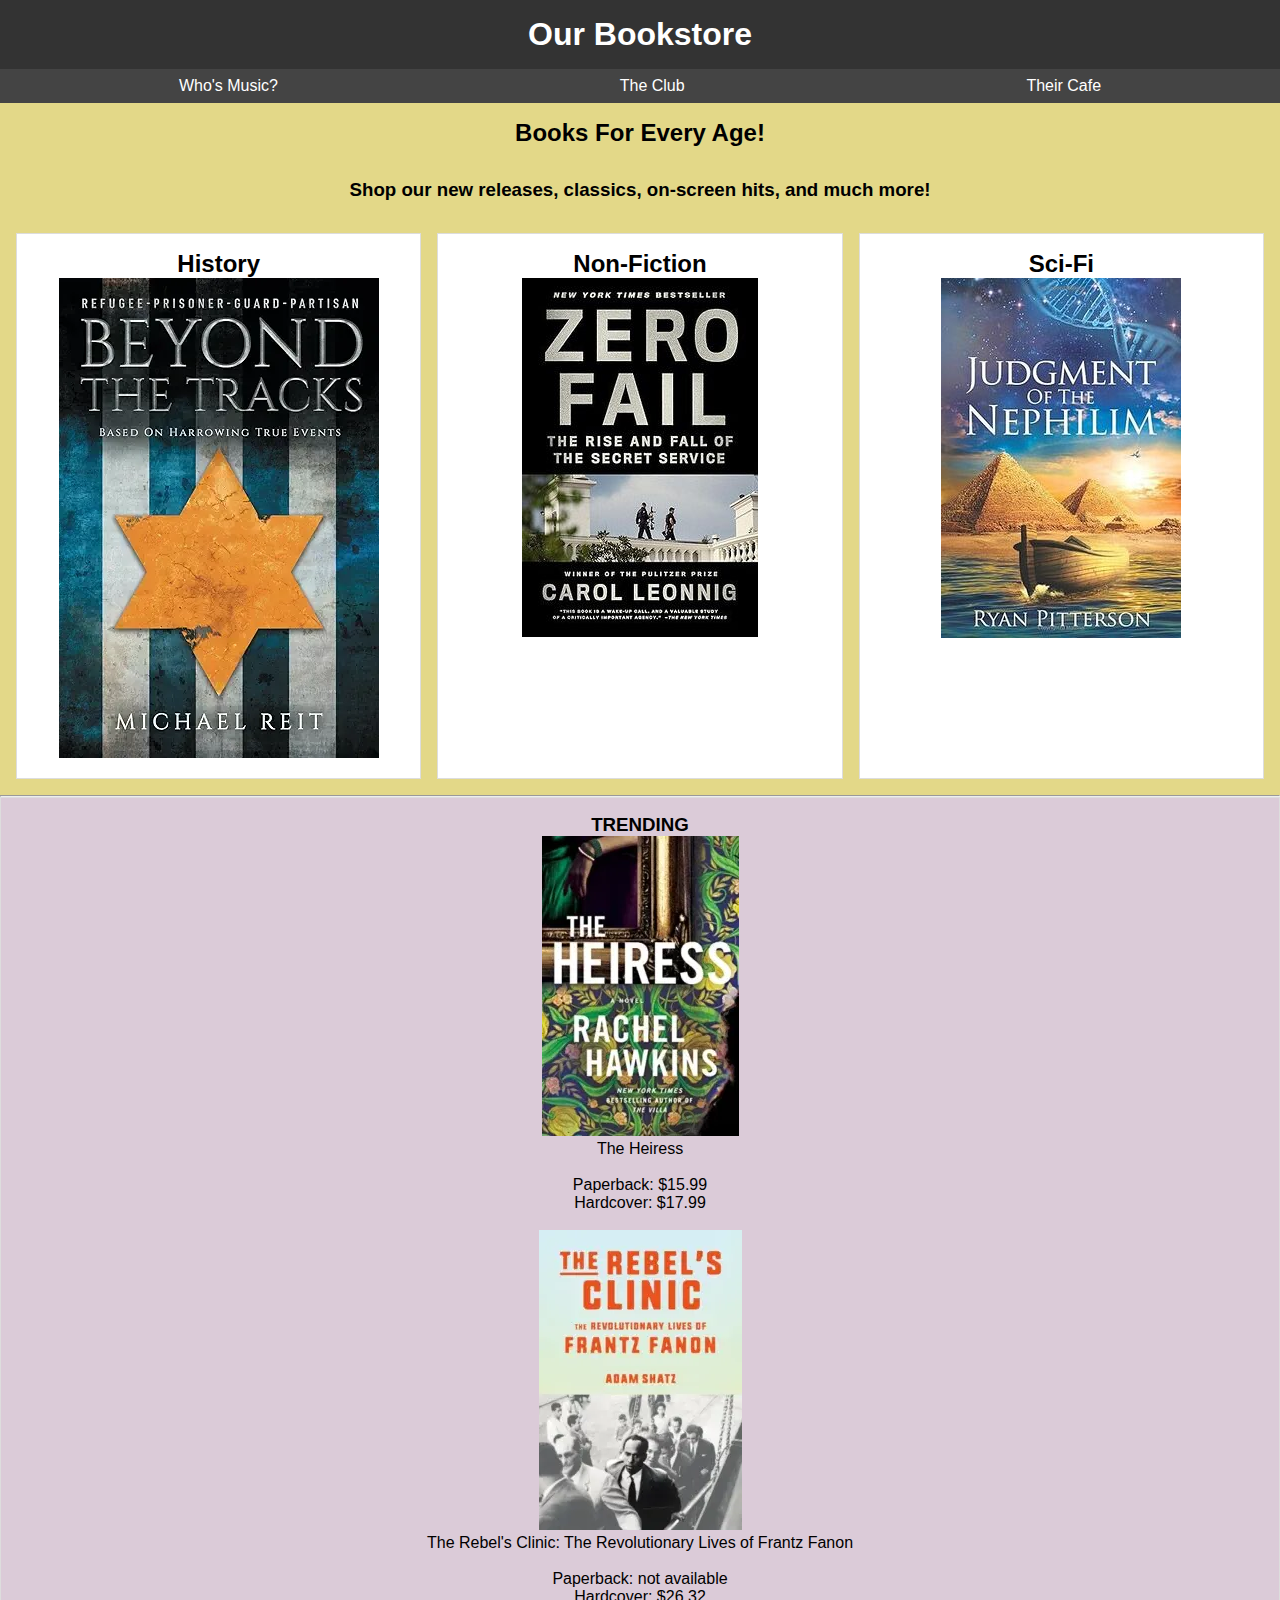
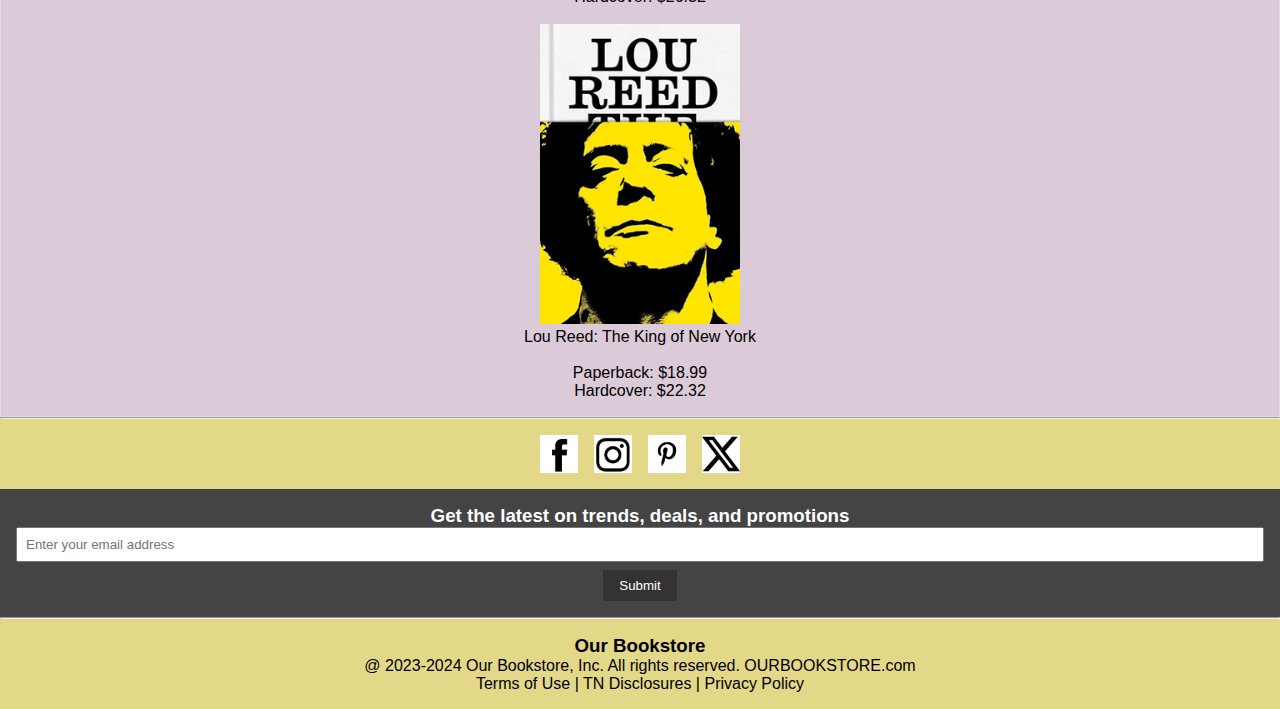
<file: index.html>
<!DOCTYPE html>
<html lang="en">
<head>
    <meta charset="UTF-8">
    <meta name="viewport" content="width=device-width, initial-scale=1.0">
    <title>Home</title>
    <link rel="stylesheet" href="styles.css">
</head>
<body>
    <header class="header"><h1>Our Bookstore</h1></header>
    <nav class="nav-bar">
        <a class="nav-link" href="/music.html">Who's Music?</a>
        <a class="nav-link" href="/club.html">The Club</a>
        <a class="nav-link" href="/menu.html">Their Cafe</a>
    </nav>
    <h2 class="h2">Books For Every Age!</h2>
    <h3 class="h3">Shop our new releases, classics, on-screen hits, and much more!</h3>
    <main class="container">
      <div class="box">
        <h2>History</h2>
        <img src="Books\historybook_480.png" alt="history book" id="history">
      </div>
      <div class="box">
        <h2>Non-Fiction</h2>
        <img src="Books\non-fiction_book_360.jpg" alt="non-fiction book" id="non-fiction">
      </div>
      <div class="box">
        <h2>Sci-Fi</h2>
        <img src="Books\scifi_book_360.jpg" alt="sci-fi book" id="sci-fi">
      </div>
    </main>
    <hr>
    <aside class="sidebar"><h3>TRENDING</h3>
        <img src="Books\the_heiress_360.png" alt="book" id="book1">
        <p>The Heiress</p><br>
        <p>Paperback: $15.99</p>
        <p>Hardcover: $17.99</p><br>
        <img src="Books\book2_360.png" alt="book" id="book2">
        <p>The Rebel's Clinic: The Revolutionary Lives of Frantz Fanon</p><br>
        <p>Paperback: not available</p>
        <p>Hardcover: $26.32</p><br>
        <img src="Books\book3_360.png" alt="book" id="book3"><br>
        <p>Lou Reed: The King of New York</p><br>
        <p>Paperback: $18.99</p>
        <p>Hardcover: $22.32</p>
    </aside>
    <hr>
    <section class="icons">
        <img src="Icons\fb_icon_360.png" alt="facebook icon" id="fb">
        <img src="Icons\instagram_icon_360.png" alt="instagram icon" id="instagram">
        <img src="/Icons/pinterest_icon_360.png" alt="pinterest icon" id="pinterest">
        <img src="/Icons/twitter_icon_360.png" alt="twitter icon" id="twitter">
    </section>
    <section class="header1"><h3>Get the latest on trends, deals, and promotions</h3>
        <input type="email" name="email" id="email" placeholder="Enter your email address">
        <input type="submit" name="submit" id="submit">
    </section>
    <hr>
    <footer class="footer"><h3>Our Bookstore</h3>
        <p>@ 2023-2024 Our Bookstore, Inc. All rights reserved. OURBOOKSTORE.com</p>
       <p> Terms of Use | TN Disclosures | Privacy Policy </p>
    </footer>
</body>
</html>
</file>
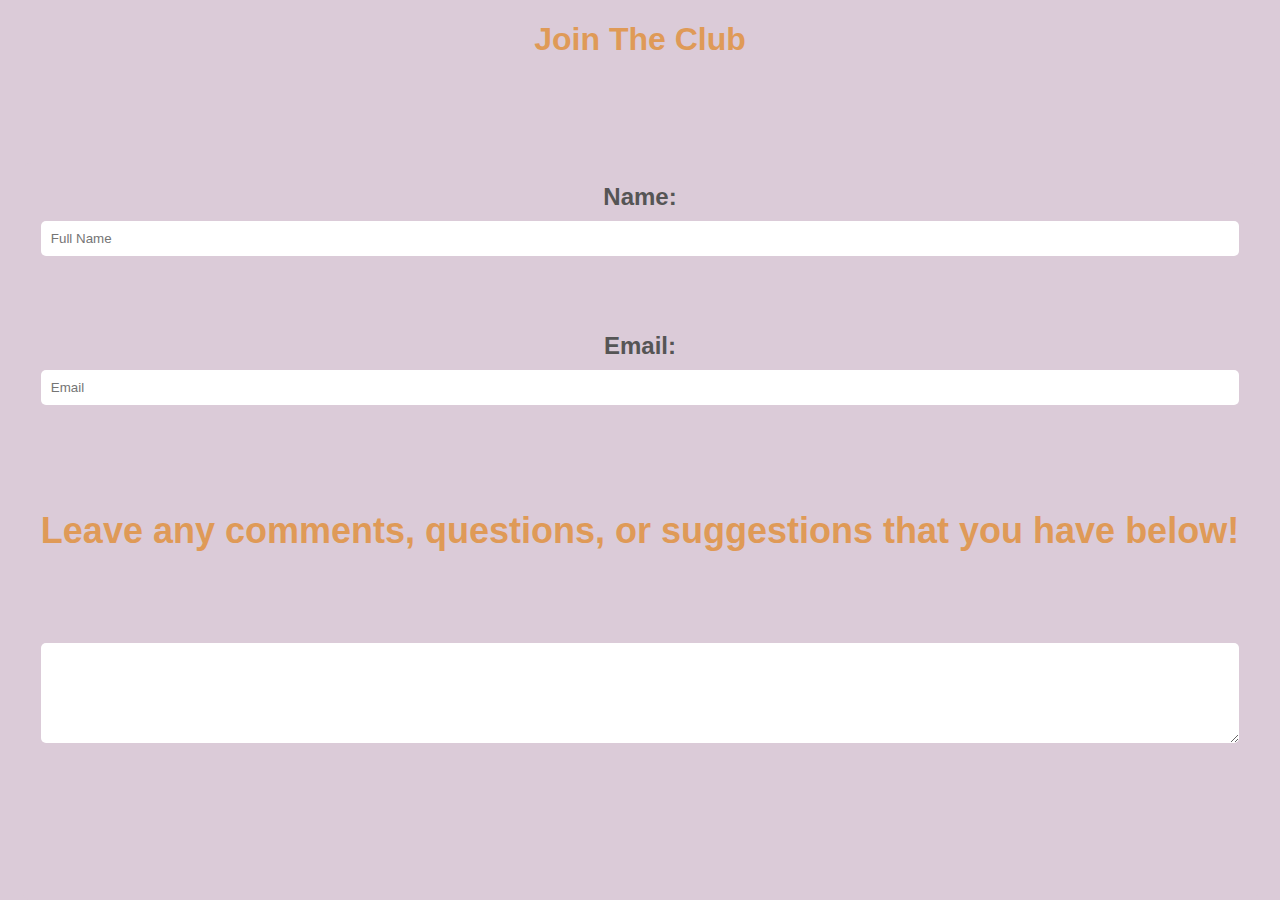
<file: club.html>
<!DOCTYPE html>
<html lang="en">
<head>
    <meta charset="UTF-8">
    <meta name="viewport" content="width=device-width, initial-scale=1.0">
    <title>The Club</title>
    <link rel="stylesheet" href="club.css">
</head>
<body>
    <h1 id="title">Join The Club</h1>
    <form id="member-form">
      <label for="name-label" id="name-label">Name:</label>
      <input type="text" id="name" name="name" placeholder="Full Name"required><br><br>
      <label for="email-label" id="email-label">Email:</label>
      <input type="email" id="email" name="email" placeholder="Email"required><br><br>
      <section class="textbox">
        <h2>Leave any comments, questions, or suggestions that you have below!</h2>
           <label for="comments"></label><br><br>
           <textarea id="comments" name="comments"></textarea><br><br>
      </section>
</body>
</html>
</file>
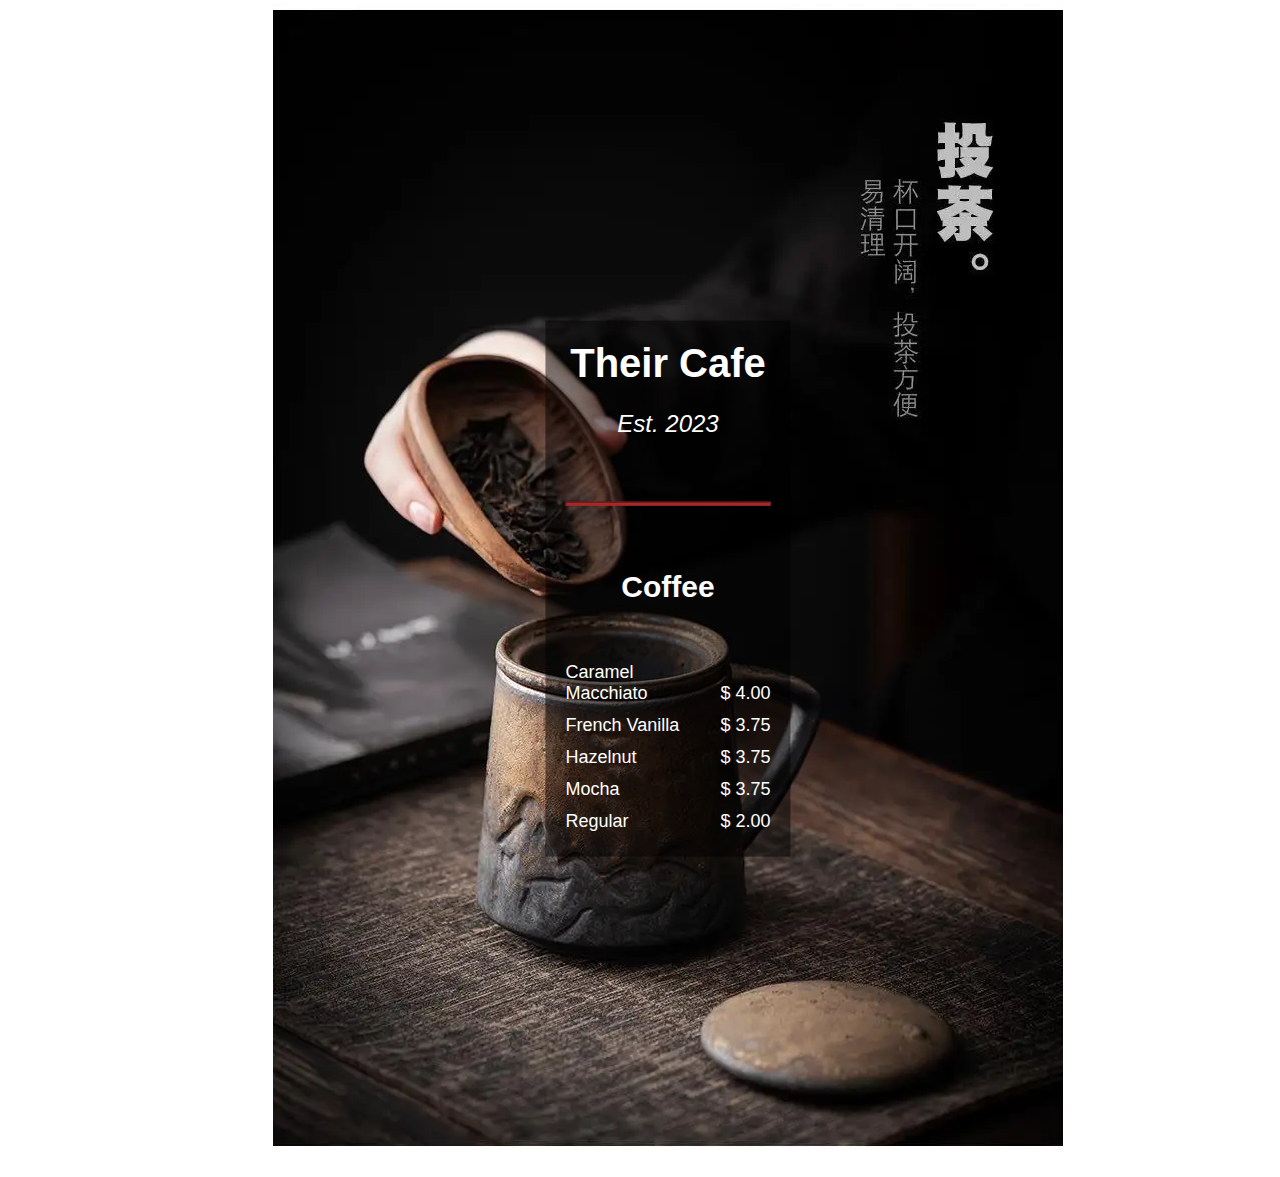
<file: menu.html>
<!DOCTYPE html>
<html lang="en">
<head>
    <meta charset="UTF-8">
    <meta name="viewport" content="width=device-width, initial-scale=1.0">
    <title>Menu</title>
    <link rel="stylesheet" href="menu.css">
</head>
<body>
    <img src="images\metal.webp" alt="hand pouring something into coffee cup">
    <div class="menu">
      <main>
        <h1>Their Cafe</h1>
        <p class="established">Est. 2023</p><br>
        <hr><br>
        <section>
          <h2>Coffee</h2><br>
          <article class="item">
            <p class="flavor">Caramel Macchiato</p><p class="price">$ 4.00 </p>
          </article>
          <article class="item">
            <p class="flavor">French Vanilla</p><p class="price">$ 3.75</p>
          </article>
          <article class="item">
            <p class="flavor">Hazelnut</p><p class="price">$ 3.75</p>
          </article>
          <article class="item">
            <p class="flavor">Mocha</p><p class="price">$ 3.75</p>
          </article>
          <article class="item">
            <p class="flavor">Regular</p><p class="price">$ 2.00</p>
          </article>
        </section>
      </div>
  
  
  
</body>
</html>
</file>
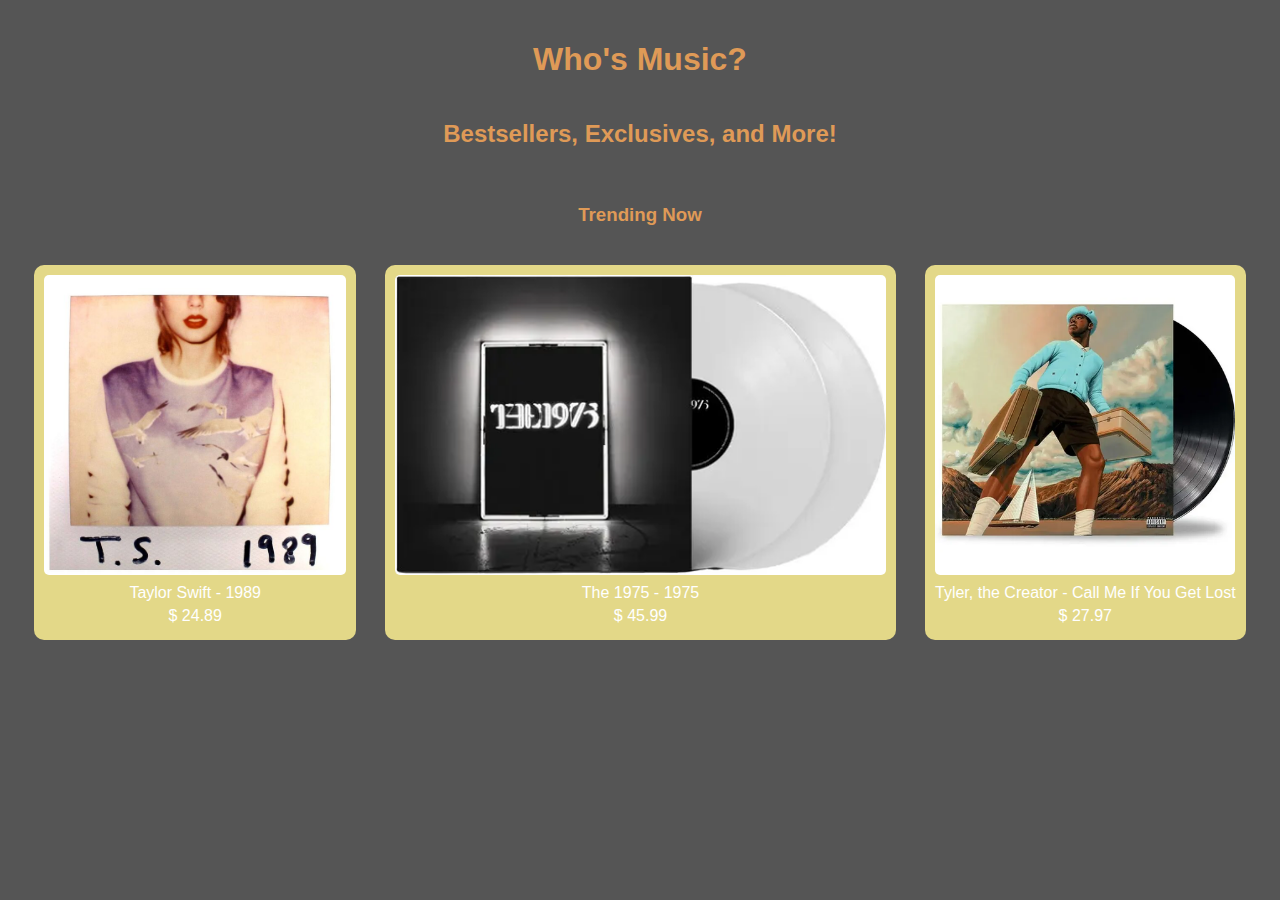
<file: music.html>
<!DOCTYPE html>
<html lang="en">
<head>
    <meta charset="UTF-8">
    <meta name="viewport" content="width=device-width, initial-scale=1.0">
    <title>Music</title>
    <link rel="stylesheet" href="music.css">
</head>
<body>
    <main class="music">
        <h1>Who's Music?</h1>
        <h2>Bestsellers, Exclusives, and More!</h2>
        <br>
        <h3>Trending Now</h3>
        <div class="vinyl-container">
          <div class="vinyl item">
            <img src="vinyl\1989_720.jpg" alt="taylor swift 1989 vinyl record" id="taylor">
            <p>Taylor Swift - 1989</p>
            <p>$ 24.89</p>
          </div>
          <div class="vinyl item">
            <img src="vinyl\1975_480.png" alt="the 1975's, 1975 vinyl record" id="nineteen">
            <p>The 1975 - 1975</p>
            <p>$ 45.99</p>
          </div>
          <div class="vinyl item">
            <img src="vinyl\call_me_480.png" alt="call me if you get lost vinyl record" id="call">
            <p>Tyler, the Creator - Call Me If You Get Lost</p>
            <p>$ 27.97</p>
        </div>
      </div>
    
    
    
    
    
    
    
</body>
</html>
</file>
<file: styles.css>
* {
    margin: 0;
    padding: 0;
    box-sizing: border-box;
}
body {
    font-family: Arial, sans-serif;
    background-color: #E3D888;
}
.header {
    background-color: #333;
    color: #fff;
    text-align: center;
    padding: 1rem;
}
.nav-bar {
    display: flex;
    justify-content: space-around;
    background-color: #444;
    padding: 0.5rem;
}
.nav-link {
    color: #fff;
    text-decoration: none;
}
.container {
    display: grid;
    grid-template-columns: repeat(auto-fit, minmax(200px, 1fr));
    gap: 1rem;
    padding: 1rem;
}
.box {
    background-color: #fff;
    padding: 1rem;
    border: 1px solid #ddd;
    text-align: center;
    grid-row: auto;
}
.sidebar {
    background-color: #DBCBD8;
    padding: 1rem;
    border: 1px solid #ddd;
    text-align: center;
}
.footer {
    background-color: #E3D888;
    color: black;
    text-align: center;
    padding: 1rem;
}
@media screen and (max-width: 768px) {
    .container {
        grid-template-columns: 1fr;
    }
    .sidebar {
        order: 2;
    }
}
.h2, .h3 {
    display: flex;
    justify-content: center;
    padding: 1rem;
}
.icons {
    display: flex;
    justify-content: center;
    gap: 1rem;
    padding: 1rem;
    height: 70px;
}
.header1 {
    background-color: #444;
    color: #fff;
    text-align: center;
    padding: 1rem;
}
#book3 {
    height: 300px;
}
#email {
    width: 100%;
    padding: 0.5rem;
    margin-bottom: 0.5rem;
}
#submit {
    background-color: #333;
    color: #fff;
    border: none;
    padding: 0.5rem 1rem;
    cursor: pointer;
    transition: background-color 0.3s; /* Add transition effect */
}
#submit:hover {
    background-color: #555;
}
.nav-link:hover {
    background-color: #555;
}
</file>
<file: club.css>
body {
    background-color: #DBCBD8;
    display: flex;
    justify-content: center;
    flex-wrap: wrap;
    height: 100vh;
    margin: 0;
    font-family: Arial, sans-serif;
    color: #DF9A57;
}
#member-form {
    background-color: #DBCBD8;
    padding: 20px;
    border-radius: 10px;
    display: flex;
    flex-direction: column;
    align-items: center;
    font-size: 1.5rem;
}
label {
    color: #555;
    font-weight: bold;
    margin-bottom: 5px;
}
input[type="text"],
input[type="email"],
textarea {
    width: 100%;
    padding: 10px;
    margin: 5px 0 20px;
    border: none;
    border-radius: 5px;
    box-sizing: border-box;
}
.textbox {
    width: 100%;
    text-align: center;
}
#comments {
    height: 100px;
}
button {
    background-color: #E3D888;
    color: #fff;
    border: none;
    padding: 10px 20px;
    border-radius: 5px;
    cursor: pointer;
    transition: background-color 0.3s ease;
}
button:hover {
    background-color: #DF9A57;
}
#title {
    text-align: center;
}
@media only screen and (min-width: 768px) and (max-width: 1024px) {
    body {
        padding: 15px;
        width: 100%; /* Adjust padding for smaller screens */
    }
}
</file>
<file: menu.css>
body {
    position: relative;
    width: 100%;
    font-family: sans-serif;
    font-size: 24px;
    padding: 20px;
    display: flex;
    place-content: center;
  }
  .menu {
    position: absolute;
    top: 50%;
    left: 50%;
    transform: translate(-50%, -50%);
    color: white;
    text-align: center;
    background-color: rgba(0, 0, 0, 0.5);
    padding: 20px;
  }
  h1 {
    font-size: 40px;
    margin-top: 0;
    margin-bottom: 15px;
  }
  h2 {
    font-size: 30px;
  }
  .established {
    font-style: italic;
  }
  h1, h2, p {
    text-align: center;
  }
  img {
    display: block;
    margin-left: auto;
    margin-right: auto;
    margin-top: -25px;
  }
  hr {
    height: 2px;
    background-color: brown;
    border-color: brown;
  }
  h1, h2 {
    font-family: sans-serif;
  }
  .item p {
    display: inline-block;
    margin-top: 5px;
    margin-bottom: 5px;
    font-size: 18px;
  }
  .price {
    text-align: right;
    width: 25%;
  }
  .flavor {
    text-align: left;
    width: 75%;
  }
</file>
<file: music.css>
body {
    margin: 0;
    font-family: Arial, sans-serif;
    background-color: #555;
    color: white;
  }
  .music {
    display: flex;
    flex-direction: column;
    align-items: center;
    padding: 20px;
  }
  .vinyl-container {
    display: flex;
    justify-content: space-around;
    width: 100%;
    margin-top: 20px;
  }
  .item {
    background-color: #E3D888;
    padding: 10px;
    border-radius: 10px;
    text-align: center;
  }
  .item img {
    max-width: 100%;
    height: auto;
    border-radius: 5px;
    object-fit: contain;
  }
  .item p {
    margin: 5px 0;
  }
  h1, h2, h3 {
    color: #DF9A57;
  }
  #taylor{
    height: 300px;
  }
  #nineteen{
    height: 300px;
  }
  #call{
    height: 300px;
  }
  @media screen and (max-width: 768px) {
    .vinyl-container {
      flex-direction: column;
      align-items: center;
    }
    .item {
      width: 80%;
      margin-bottom: 20px;
    }
  }
</file>
